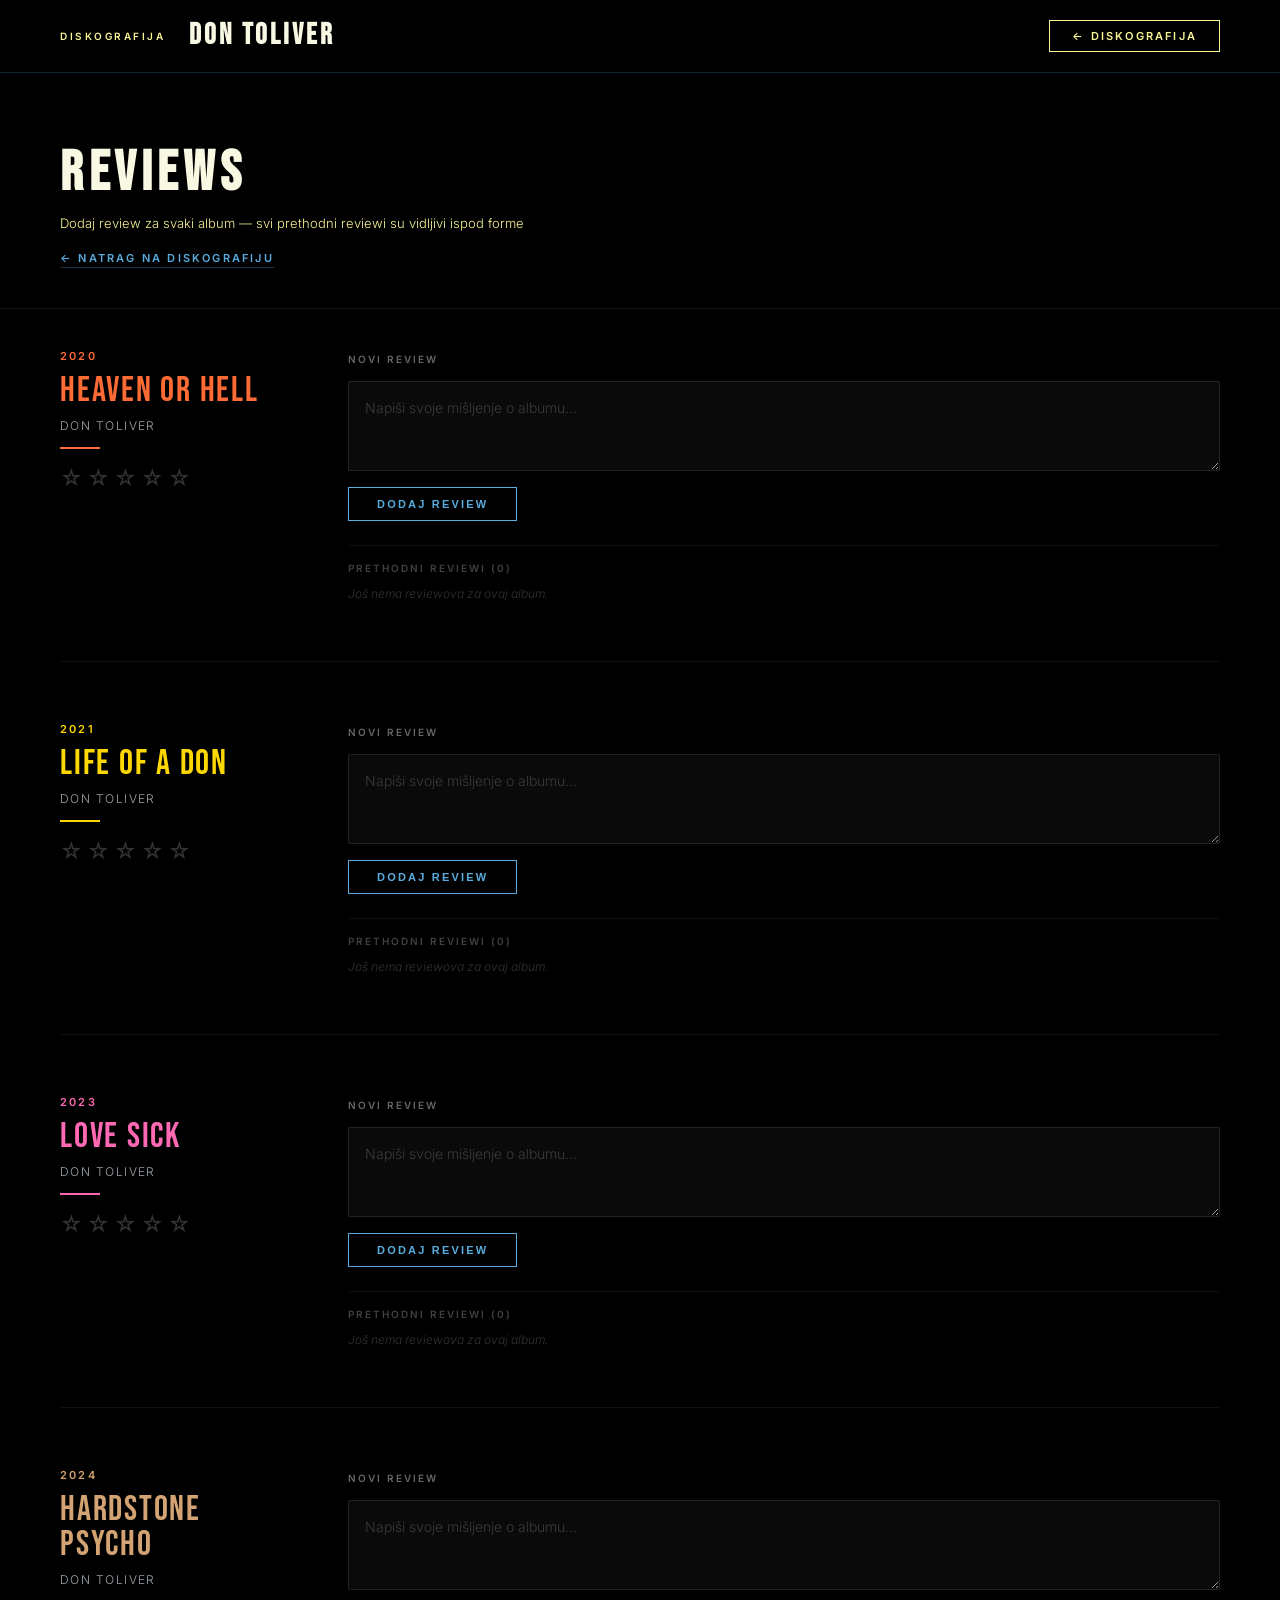
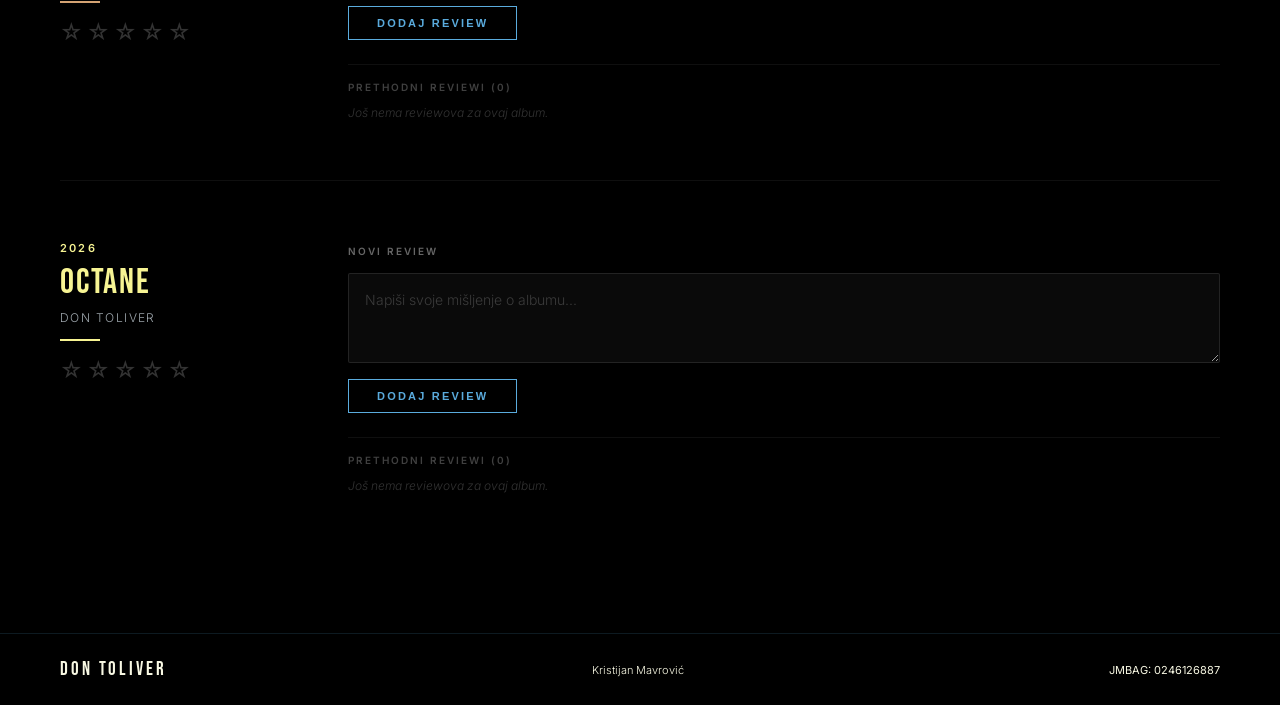
<file: dt/reviews.html>
<!DOCTYPE html>
<html lang="hr">
<head>
  <meta charset="UTF-8">
  <meta name="viewport" content="width=device-width, initial-scale=1.0">
  <title>Don Toliver — Reviews</title>
  <link href="https://fonts.googleapis.com/css2?family=Bebas+Neue&family=Inter:wght@300;400;600&display=swap" rel="stylesheet">
  <link href="disco.css" rel="stylesheet">
  <style>
    .reviews-page {
      min-height: 100vh;
      background: #000;
      padding-top: 80px;
    }

    .reviews-hero {
      padding: 60px 60px 40px;
      max-width: 1400px;
      margin: 0 auto;
      border-bottom: 1px solid rgba(90,171,221,0.15);
    }

    .reviews-hero h2 {
      font-family: 'Bebas Neue', sans-serif;
      font-size: 3.5rem;
      color: #f8f8e3;
      letter-spacing: 0.1em;
    }

    .reviews-hero p {
      font-size: 13px;
      color: #f7f493;
      margin-top: 8px;
      font-weight: 300;
    }

    .back-link {
      display: inline-block;
      margin-top: 20px;
      font-size: 11px;
      font-weight: 600;
      letter-spacing: 0.2em;
      text-transform: uppercase;
      color: #5aabdd;
      text-decoration: none;
      border-bottom: 1px solid rgba(90,171,221,0.3);
      padding-bottom: 2px;
      transition: color 0.2s, border-color 0.2s;
    }

    .back-link:hover { color: #fff; border-color: #fff; }

    .albums-list {
      max-width: 1400px;
      margin: 0 auto;
      padding: 40px 60px 80px;
      display: flex;
      flex-direction: column;
      gap: 60px;
    }

    .album-review-card {
      display: grid;
      grid-template-columns: 240px 1fr;
      gap: 48px;
      padding-bottom: 60px;
      border-bottom: 1px solid rgba(255,255,255,0.06);
    }

    .album-review-card:last-child { border-bottom: none; }

    /* LIJEVO */
    .arc-info {
      display: flex;
      flex-direction: column;
      gap: 10px;
    }

    .arc-year {
      font-size: 11px;
      font-weight: 600;
      letter-spacing: 0.2em;
      text-transform: uppercase;
    }

    .arc-title {
      font-family: 'Bebas Neue', sans-serif;
      font-size: 2.2rem;
      letter-spacing: 0.05em;
      line-height: 1;
    }

    .arc-artist {
      font-size: 12px;
      font-weight: 300;
      letter-spacing: 0.12em;
      text-transform: uppercase;
      opacity: 0.7;
      color: #e0ecf5;
    }

    .arc-divider {
      width: 40px;
      height: 2px;
      margin: 4px 0;
    }

    .stars-row { display: flex; gap: 4px; margin-top: 4px; }

    .star {
      font-size: 22px;
      cursor: pointer;
      color: rgba(255,255,255,0.2);
      transition: color 0.15s, transform 0.15s;
      line-height: 1;
      user-select: none;
    }

    .star:hover, .star.active { transform: scale(1.15); }

    .stars-label {
      font-size: 11px;
      color: rgba(255,255,255,0.4);
      margin-top: 4px;
      font-weight: 300;
    }

    /* DESNO */
    .arc-review {
      display: flex;
      flex-direction: column;
      gap: 16px;
      padding-top: 4px;
    }

    .review-label {
      font-size: 10px;
      font-weight: 600;
      letter-spacing: 0.2em;
      text-transform: uppercase;
      color: rgba(255,255,255,0.4);
    }

    textarea.review-input {
      width: 100%;
      min-height: 90px;
      background: rgba(255,255,255,0.04);
      border: 1px solid rgba(255,255,255,0.1);
      border-radius: 2px;
      color: #e0ecf5;
      font-family: 'Inter', sans-serif;
      font-size: 14px;
      font-weight: 300;
      line-height: 1.7;
      padding: 14px 16px;
      resize: vertical;
      transition: border-color 0.2s;
      outline: none;
    }

    textarea.review-input:focus { border-color: rgba(90,171,221,0.5); }
    textarea.review-input::placeholder { color: rgba(255,255,255,0.2); }

    .review-actions {
      display: flex;
      gap: 12px;
      align-items: center;
    }

    .btn-save {
      padding: 10px 28px;
      background: transparent;
      border: 1.5px solid #5aabdd;
      color: #5aabdd;
      font-size: 11px;
      font-weight: 600;
      letter-spacing: 0.2em;
      text-transform: uppercase;
      cursor: pointer;
      transition: all 0.2s;
    }

    .btn-save:hover { background: #5aabdd; color: #000; }

    .save-msg {
      font-size: 11px;
      color: #5aabdd;
      opacity: 0;
      transition: opacity 0.3s;
      font-weight: 300;
    }

    .save-msg.visible { opacity: 1; }

    /* LISTA PRETHODNIH REVIEWOVA */
    .past-reviews {
      margin-top: 8px;
      display: flex;
      flex-direction: column;
      gap: 12px;
    }

    .past-reviews-label {
      font-size: 10px;
      font-weight: 600;
      letter-spacing: 0.2em;
      text-transform: uppercase;
      color: rgba(255,255,255,0.25);
      padding-top: 16px;
      border-top: 1px solid rgba(255,255,255,0.06);
    }

    .past-review-item {
      background: rgba(255,255,255,0.03);
      border: 1px solid rgba(255,255,255,0.07);
      padding: 16px 18px;
      display: flex;
      flex-direction: column;
      gap: 8px;
      position: relative;
    }

    .past-review-meta {
      display: flex;
      align-items: center;
      gap: 12px;
    }

    .past-review-stars {
      font-size: 14px;
      letter-spacing: 2px;
    }

    .past-review-date {
      font-size: 11px;
      color: rgba(255,255,255,0.25);
      font-weight: 300;
      margin-left: auto;
    }

    .past-review-text {
      font-size: 13px;
      font-weight: 300;
      color: rgba(255,255,255,0.7);
      line-height: 1.7;
    }

    .btn-remove-review {
      position: absolute;
      top: 10px;
      right: 10px;
      background: transparent;
      border: none;
      color: rgba(255,255,255,0.15);
      font-size: 14px;
      cursor: pointer;
      padding: 2px 6px;
      transition: color 0.2s;
      line-height: 1;
    }

    .btn-remove-review:hover { color: #ff4444; }

    .no-reviews-msg {
      font-size: 12px;
      color: rgba(255,255,255,0.2);
      font-style: italic;
      font-weight: 300;
    }

    /* Boje po albumu */
    .album-review-card[data-album="heaven"] .arc-year,
    .album-review-card[data-album="heaven"] .arc-title,
    .album-review-card[data-album="heaven"] .star.active,
    .album-review-card[data-album="heaven"] .past-review-stars { color: #ff6b35; }
    .album-review-card[data-album="heaven"] .arc-divider { background: #ff6b35; }
    .album-review-card[data-album="heaven"] .star:hover { color: #ff6b35; }

    .album-review-card[data-album="life"] .arc-year,
    .album-review-card[data-album="life"] .arc-title,
    .album-review-card[data-album="life"] .star.active,
    .album-review-card[data-album="life"] .past-review-stars { color: #ffd700; }
    .album-review-card[data-album="life"] .arc-divider { background: #ffd700; }
    .album-review-card[data-album="life"] .star:hover { color: #ffd700; }

    .album-review-card[data-album="love"] .arc-year,
    .album-review-card[data-album="love"] .arc-title,
    .album-review-card[data-album="love"] .star.active,
    .album-review-card[data-album="love"] .past-review-stars { color: #ff69b4; }
    .album-review-card[data-album="love"] .arc-divider { background: #ff69b4; }
    .album-review-card[data-album="love"] .star:hover { color: #ff69b4; }

    .album-review-card[data-album="hardstone"] .arc-year,
    .album-review-card[data-album="hardstone"] .arc-title,
    .album-review-card[data-album="hardstone"] .star.active,
    .album-review-card[data-album="hardstone"] .past-review-stars { color: #d4a373; }
    .album-review-card[data-album="hardstone"] .arc-divider { background: #d4a373; }
    .album-review-card[data-album="hardstone"] .star:hover { color: #d4a373; }

    .album-review-card[data-album="octane"] .arc-year,
    .album-review-card[data-album="octane"] .arc-title,
    .album-review-card[data-album="octane"] .star.active,
    .album-review-card[data-album="octane"] .past-review-stars { color: #f7f493; }
    .album-review-card[data-album="octane"] .arc-divider { background: #f7f493; }
    .album-review-card[data-album="octane"] .star:hover { color: #f7f493; }
/*{ --accent: #f7f493; --text: #f8f8e3; --sub: #f4eab8; }*/
    @media (max-width: 900px) {
      .album-review-card { grid-template-columns: 1fr; gap: 24px; }
      .albums-list { padding: 40px 24px 60px; }
      .reviews-hero { padding: 40px 24px 30px; }
    }
  </style>
</head>
<body>

  <header id="site-header">
    <div class="header-inner">
      <span class="header-label">Diskografija</span>
      <h1 class="header-title">DON TOLIVER</h1>
      <a href="disco.xml" class="reviews-btn">← Diskografija</a>
    </div>
  </header>

  <div class="reviews-page">
    <div class="reviews-hero">
      <h2>REVIEWS</h2>
      <p>Dodaj review za svaki album — svi prethodni reviewi su vidljivi ispod forme</p>
      <a href="disco.xml" class="back-link">← Natrag na diskografiju</a>
    </div>
    <div class="albums-list" id="albumsList"></div>
  </div>

  <footer id="site-footer">
    <div class="footer-inner">
      <span class="footer-name">DON TOLIVER</span>
      <span class="footer-student">Kristijan Mavrović</span>
      <span class="footer-copy">JMBAG: 0246126887</span>
    </div>
  </footer>

  <script>
    var albums = [
      { slug: 'heaven',    naziv: 'Heaven or Hell',   godina: '2020' },
      { slug: 'life',      naziv: 'Life of a Don',    godina: '2021' },
      { slug: 'love',      naziv: 'Love Sick',        godina: '2023' },
      { slug: 'hardstone', naziv: 'Hardstone Psycho', godina: '2024' },
      { slug: 'octane',    naziv: 'Octane',           godina: '2026' }
    ];

    function loadReviews(slug) {
      try {
        var data = localStorage.getItem('reviews_' + slug);
        return data ? JSON.parse(data) : [];
      } catch(e) { return []; }
    }

    function saveReviews(slug, reviews) {
      localStorage.setItem('reviews_' + slug, JSON.stringify(reviews));
    }

    function starsHtml(count) {
      var s = '';
      for (var i = 1; i <= 5; i++) s += i <= count ? '★' : '☆';
      return s;
    }

    function formatDate(iso) {
      var d = new Date(iso);
      return d.toLocaleDateString('hr-HR', { day: '2-digit', month: '2-digit', year: 'numeric' }) +
             ' ' + d.toLocaleTimeString('hr-HR', { hour: '2-digit', minute: '2-digit' });
    }

    function renderPastReviews(container, slug, accentColor) {
      var reviews = loadReviews(slug);
      container.innerHTML = '';

      var label = document.createElement('div');
      label.className = 'past-reviews-label';
      label.textContent = 'Prethodni reviewi (' + reviews.length + ')';
      container.appendChild(label);

      if (reviews.length === 0) {
        var msg = document.createElement('div');
        msg.className = 'no-reviews-msg';
        msg.textContent = 'Još nema reviewova za ovaj album.';
        container.appendChild(msg);
        return;
      }

      // Najnoviji prvi
      var sorted = reviews.slice().reverse();
      sorted.forEach(function(r, idx) {
        var realIdx = reviews.length - 1 - idx;
        var item = document.createElement('div');
        item.className = 'past-review-item';
        item.innerHTML =
          '<div class="past-review-meta">' +
            '<span class="past-review-stars">' + starsHtml(r.stars) + '</span>' +
            '<span class="past-review-date">' + formatDate(r.date) + '</span>' +
          '</div>' +
          '<div class="past-review-text">' + r.text.replace(/</g,'&lt;').replace(/>/g,'&gt;') + '</div>' +
          '<button class="btn-remove-review" title="Obriši ovaj review">✕</button>';

        item.querySelector('.btn-remove-review').addEventListener('click', function() {
          if (confirm('Obrisati ovaj review?')) {
            var all = loadReviews(slug);
            all.splice(realIdx, 1);
            saveReviews(slug, all);
            renderPastReviews(container, slug, accentColor);
          }
        });

        container.appendChild(item);
      });
    }

    function renderStars(container, slug, accentColor) {
      container.innerHTML = '';
      container._val = 0;
      for (var i = 1; i <= 5; i++) {
        (function(i) {
          var star = document.createElement('span');
          star.className = 'star';
          star.textContent = '☆';
          star.style.color = 'rgba(255,255,255,0.2)';
          star.addEventListener('mouseover', function() {
            var siblings = container.querySelectorAll('.star');
            for (var s = 0; s < siblings.length; s++) {
              siblings[s].textContent = s < i ? '★' : '☆';
              siblings[s].style.color = s < i ? accentColor : 'rgba(255,255,255,0.2)';
            }
          });
          star.addEventListener('mouseout', function() {
            var siblings = container.querySelectorAll('.star');
            for (var s = 0; s < siblings.length; s++) {
              siblings[s].textContent = s < container._val ? '★' : '☆';
              siblings[s].style.color = s < container._val ? accentColor : 'rgba(255,255,255,0.2)';
            }
          });
          star.addEventListener('click', function() {
            container._val = i;
            var siblings = container.querySelectorAll('.star');
            for (var s = 0; s < siblings.length; s++) {
              siblings[s].textContent = s < i ? '★' : '☆';
              siblings[s].style.color = s < i ? accentColor : 'rgba(255,255,255,0.2)';
            }
            var label = container.parentElement.querySelector('.stars-label');
            if (label) label.textContent = i + '/5';
          });
          container.appendChild(star);
        })(i);
      }
    }

    var accentColors = {
      heaven: '#ff6b35', life: '#ffd700', love: '#ff69b4',
      hardstone: '#d4a373', octane: '#f7f493'
    };

    function buildCard(album) {
      var accent = accentColors[album.slug] || '#5aabdd';
      var card = document.createElement('div');
      card.className = 'album-review-card';
      card.setAttribute('data-album', album.slug);

      card.innerHTML =
        '<div class="arc-info">' +
          '<span class="arc-year">' + album.godina + '</span>' +
          '<div class="arc-title">' + album.naziv + '</div>' +
          '<span class="arc-artist">Don Toliver</span>' +
          '<div class="arc-divider"></div>' +
          '<div class="stars-row" id="stars-' + album.slug + '"></div>' +
          '<div class="stars-label"></div>' +
        '</div>' +
        '<div class="arc-review">' +
          '<div class="review-label">Novi review</div>' +
          '<textarea class="review-input" placeholder="Napiši svoje mišljenje o albumu..."></textarea>' +
          '<div class="review-actions">' +
            '<button class="btn-save">Dodaj review</button>' +
            '<span class="save-msg">Dodano ✓</span>' +
          '</div>' +
          '<div class="past-reviews" id="past-' + album.slug + '"></div>' +
        '</div>';

      document.getElementById('albumsList').appendChild(card);

      var starsContainer = document.getElementById('stars-' + album.slug);
      renderStars(starsContainer, album.slug, accent);

      var pastContainer = document.getElementById('past-' + album.slug);
      renderPastReviews(pastContainer, album.slug, accent);

      card.querySelector('.btn-save').addEventListener('click', function() {
        var text = card.querySelector('.review-input').value.trim();
        if (!text) { alert('Upiši review prije spremanja.'); return; }
        var stars = starsContainer._val || 0;
        var reviews = loadReviews(album.slug);
        reviews.push({ text: text, stars: stars, date: new Date().toISOString() });
        saveReviews(album.slug, reviews);
        card.querySelector('.review-input').value = '';
        starsContainer._val = 0;
        renderStars(starsContainer, album.slug, accent);
        card.querySelector('.stars-label').textContent = '';
        var msg = card.querySelector('.save-msg');
        msg.classList.add('visible');
        setTimeout(function() { msg.classList.remove('visible'); }, 2000);
        renderPastReviews(pastContainer, album.slug, accent);
      });
    }

    albums.forEach(buildCard);
  </script>

</body>
</html>
</file>
<file: dt/disco.css>
/* VARIJABLE */
:root {
  --accent: #c94a00;
  --text: #f0e6d3;
  --sub: #e8a87c;
  --transition: 0.5s ease;
}

* {
  margin: 0;
  padding: 0;
  box-sizing: border-box;
}

html {
  scroll-behavior: smooth;
}

body {
  font-family: 'Inter', sans-serif;
  background-color: #000;
  overflow-x: hidden;
}

/* ALBUM SECTION - svaki album pun ekran */
.album-section {
  position: relative;
  min-height: 100vh;
  display: flex;
  align-items: center;
  justify-content: center;
  overflow: hidden;
  scroll-snap-align: start;
}

.album-section::before {
  content: '';
  position: absolute;
  bottom: 0;
  left: 0;
  width: 100%;
  height: 80px;
  background: linear-gradient(to top, #000 0%, rgba(0,0,0,0.6) 30%, rgba(0,0,0,0.1) 70%, transparent 100%);
  z-index: 2;
  pointer-events: none;
}

.album-section::after {
  content: '';
  position: absolute;
  top: 0;
  left: 0;
  width: 100%;
  height: 80px;
  background: linear-gradient(to bottom, #000 0%, rgba(0,0,0,0.6) 30%, rgba(0,0,0,0.1) 70%, transparent 100%);
  z-index: 2;
  pointer-events: none;
}

/* Pozadinska slika */
.album-bg {
  position: absolute;
  top: 0;
  left: 0;
  width: 100%;
  height: 100%;
  background-size: cover;
  background-position: center 30%;
  background-repeat: no-repeat;
  z-index: 0;
  transition: transform 0.3s ease;
}

.album-section:hover .album-bg {
  transform: scale(1.02);
}

.album-section[data-album="octane"] .album-bg {
  background-position: center 70%;
}

/* Overlay */
.album-overlay {
  position: absolute;
  top: 0;
  left: 0;
  width: 100%;
  height: 100%;
  background: linear-gradient(
    to bottom,
    rgba(0,0,0,0.7) 0%,
    rgba(0,0,0,0.4) 8%,
    rgba(0,0,0,0.2) 15%,
    rgba(0,0,0,0.15) 30%,
    rgba(0,0,0,0.15) 70%,
    rgba(0,0,0,0.2) 85%,
    rgba(0,0,0,0.4) 92%,
    rgba(0,0,0,0.7) 100%
  );
  z-index: 1;
}

.album-info-col,
.album-tracks {
  text-shadow: 0 2px 10px rgba(0,0,0,0.5);
}

/* LAYOUT - 2 kolone */
.album-content {
  position: relative;
  z-index: 2;
  width: 100%;
  max-width: 1400px;
  margin: 0 auto;
  padding: 100px 60px;
  display: grid;
  grid-template-columns: 1fr 1.5fr;
  gap: 60px;
}

/* LIJEVA KOLONA */
.album-info-col {
  display: flex;
  flex-direction: column;
  justify-content: center;
  gap: 20px;
}

.album-label {
  font-size: 11px;
  font-weight: 600;
  letter-spacing: 0.3em;
  text-transform: uppercase;
  color: var(--accent);
}

.album-year {
  font-size: 13px;
  font-weight: 400;
  color: var(--text);
  opacity: 0.7;
}

.album-title {
  font-size: 5rem;
  line-height: 1;
  letter-spacing: 0.03em;
  margin: 0;
  color: var(--text);
}

/* Fontovi po albumu */
.album-section[data-album="heaven"] .album-title { font-family: 'Grenze Gotisch', cursive; }
.album-section[data-album="heaven"] .album-overlay { background: rgba(0, 0, 0, 0.45); }
.album-section[data-album="life"]      .album-title { font-family: 'Cormorant Garamond', serif; font-size: 5.5rem; }
.album-section[data-album="love"]      .album-title { font-family: 'Dancing Script', cursive; font-size: 4.8rem; }
.album-section[data-album="hardstone"] .album-title { font-family: 'Metal Mania', cursive; font-size: 4.2rem; }
.album-section[data-album="octane"]    .album-title { font-family: 'Orbitron', sans-serif; letter-spacing: 0.1em; }

.album-artist {
  font-size: 14px;
  font-weight: 300;
  letter-spacing: 0.15em;
  text-transform: uppercase;
  color: var(--sub);
}

.album-divider {
  width: 60px;
  height: 2px;
  background: var(--accent);
  margin: 4px 0;
}

/* Meta podaci */
.album-meta-items {
  display: flex;
  flex-direction: column;
  gap: 8px;
}

.meta-item {
  display: flex;
  gap: 12px;
  font-size: 13px;
}

.meta-label {
  font-weight: 500;
  color: var(--sub);
  min-width: 60px;
  letter-spacing: 0.05em;
}

.meta-value {
  color: var(--text);
  font-weight: 300;
}
/* DESNA KOLONA - tracklist u 2 stupca */
.album-tracks {
  display: flex;
  flex-direction: column;
  justify-content: center;
}

.tracks-header {
  font-size: 10px;
  font-weight: 600;
  letter-spacing: 0.2em;
  text-transform: uppercase;
  color: var(--accent);
  margin-bottom: 28px;
}

.tracks-grid {
  display: grid;
  grid-template-columns: 1fr 1fr;
  gap: 4px 40px;
}

.track-item {
  display: flex;
  align-items: center;
  gap: 12px;
  padding: 8px 0;
  border-bottom: 1px solid rgba(255,255,255,0.08);
  transition: all 0.3s ease;
}

.track-number {
  font-size: 11px;
  font-weight: 500;
  color: var(--accent);
  opacity: 0.7;
  min-width: 28px;
  font-family: monospace;
}

.track-name {
  font-size: 13px;
  font-weight: 300;
  color: var(--text);
  transition: color 0.3s ease;
  flex: 1;
  white-space: nowrap;
  overflow: hidden;
  text-overflow: ellipsis;
}

.track-duration {
  font-size: 11px;
  color: var(--sub);
  opacity: 0.6;
  font-family: monospace;
  flex-shrink: 0;
}

/* Hit pjesma */
.track-item.hit-track .track-name {
  color: var(--accent);
  font-weight: 500;
}

.track-item.hit-track .track-number {
  opacity: 1;
}

.track-item:hover {
  border-bottom-color: var(--accent);
  transform: translateX(4px);
}

.track-item:hover .track-name {
  color: var(--accent);
}

/* Boje po albumu */
.album-section[data-album="heaven"]    { --accent: #ff6b35; --text: #fff5e6; --sub: #ffaa66; }
.album-section[data-album="life"]      { --accent: #ffd700; --text: #fff8e7; --sub: #ffcc44; }
.album-section[data-album="love"]      { --accent: #ff69b4; --text: #fff0f5; --sub: #ff99cc; }
.album-section[data-album="hardstone"] { --accent: #d4a373; --text: #fefae0; --sub: #e9c46a; }
.album-section[data-album="octane"]    { --accent: #f7f493; --text: #f8f8e3; --sub: #f4eab8; }

/* Header i footer */
#site-header {
  position: fixed;
  top: 0;
  left: 0;
  right: 0;
  z-index: 100;
  padding: 20px 60px;
  background: rgba(0,0,0,0.7);
  backdrop-filter: blur(12px);
  border-bottom: 1px solid rgba(90,171,221,0.2);
}

.header-inner {
  max-width: 1400px;
  margin: 0 auto;
  display: flex;
  align-items: center;
  gap: 24px;
}

.header-label {
  font-size: 10px;
  font-weight: 600;
  letter-spacing: 0.25em;
  color: #f7f493;
  text-transform: uppercase;
}

.header-title {
  font-family: 'Bebas Neue', sans-serif;
  font-size: 1.8rem;
  letter-spacing: 0.1em;
  color: #f8f8e3;
  line-height: 1;
}

.header-sub {
  font-size: 11px;
  color: #8aafc4;
  font-weight: 300;
  margin-left: auto;
}

#site-footer {
  position: relative;
  z-index: 10;
  background: rgba(0,0,0,0.8);
  backdrop-filter: blur(10px);
  border-top: 1px solid rgba(90,171,221,0.15);
  padding: 24px 60px;
}

.footer-inner {
  max-width: 1400px;
  margin: 0 auto;
  display: flex;
  justify-content: space-between;
  align-items: center;
}

.footer-name {
  font-family: 'Bebas Neue', sans-serif;
  font-size: 1.2rem;
  letter-spacing: 0.15em;
  color: #f8f8e3;
}

.footer-copy {
  font-size: 11px;
  color: #f8f8e3;
}
.footer-student {
  font-size: 11px;
  color: #f8f8e3;
  font-weight: 300;
}
/* Responzivnost */
@media (max-width: 1024px) {
  .album-content {
    grid-template-columns: 1fr;
    gap: 40px;
    padding: 120px 40px 80px;
  }

  .album-title { font-size: 3.5rem !important; }
  .album-section[data-album="life"] .album-title { font-size: 3.8rem !important; }

  .tracks-grid { gap: 4px 20px; }

  #site-header { padding: 15px 30px; }
}

@media (max-width: 640px) {
  .album-content { padding: 100px 24px 60px; }
  .tracks-grid { grid-template-columns: 1fr; }
  .header-sub { display: none; }

  .footer-inner {
    flex-direction: column;
    gap: 8px;
    text-align: center;
  }
  .album-title { font-size: 2.8rem !important; }
}

/* Review tipka - header */
.reviews-btn {
  margin-left: auto;
  padding: 8px 22px;
  border: 1.5px solid #f7f493;
  color: #f7f493;
  font-size: 11px;
  font-weight: 600;
  letter-spacing: 0.2em;
  text-transform: uppercase;
  text-decoration: none;
  transition: all 0.2s ease;
  background: transparent;
  cursor: pointer;
}

.reviews-btn:hover {
  background: #f7f493;
  color: #000;
}

/*Zvjezdice za ocjenjivanje */
.rating-stars {
  display: flex;
  align-items: center;
  gap: 4px;
  flex-wrap: wrap;
}

.star {
  font-size: 20px;
  cursor: pointer;
  color: rgba(255, 255, 255, 0.3);
  transition: color 0.15s, transform 0.15s;
  user-select: none;
  line-height: 1;
}

.star:hover {
  transform: scale(1.2);
}

.album-section[data-album="heaven"]    .star { color: rgba(255, 107, 53, 0.9); }
.album-section[data-album="life"]      .star { color: rgba(255, 215, 0, 0.9); }
.album-section[data-album="love"]      .star { color: rgba(255, 105, 180, 0.9); }
.album-section[data-album="hardstone"] .star { color: rgba(212, 163, 115, 0.9); }
.album-section[data-album="octane"]    .star { color: rgb(247, 244, 147, 0.9); }

.rating-avg {
  font-size: 12px;
  color: var(--sub);
  margin-left: 6px;
  font-family: monospace;
}

.rating-count {
  font-size: 11px;
  color: rgba(255,255,255,0.9);
  font-weight: 300;
  margin-left: 4px;
}

/* Spotify button (ispod svakog albuma) */
.album-spotify {
  margin-top: 20px;
}

.btn-spotify {
  display: inline-flex;
  align-items: center;
  gap: 8px;
  background: #1DB954;
  color: white;
  padding: 10px 20px;
  border-radius: 40px;
  text-decoration: none;
  font-weight: 600;
  font-size: 13px;
  letter-spacing: 0.5px;
  transition: all 0.2s ease;
  border: none;
  cursor: pointer;
  box-shadow: 0 2px 8px rgba(0,0,0,0.2);
}

.btn-spotify:hover {
  background: #1aa34a;
  transform: scale(1.02);
}
</file>
